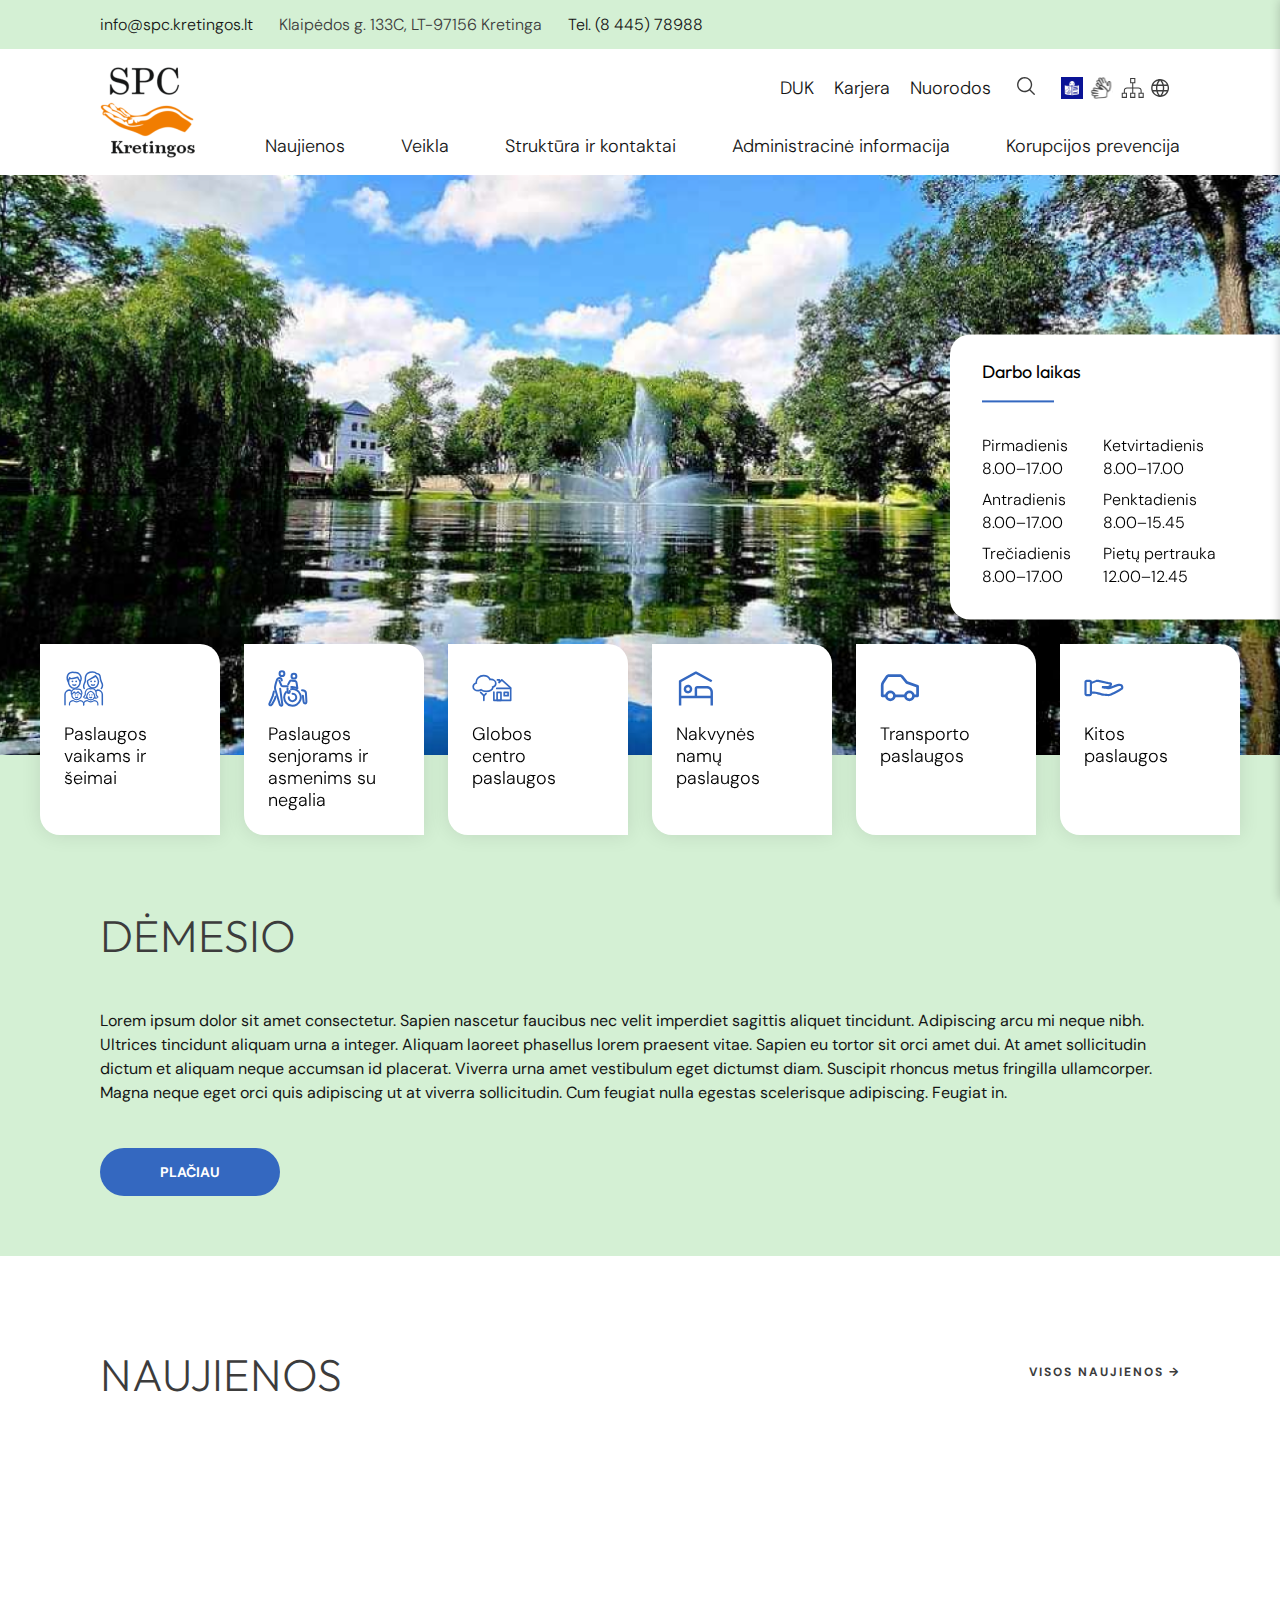
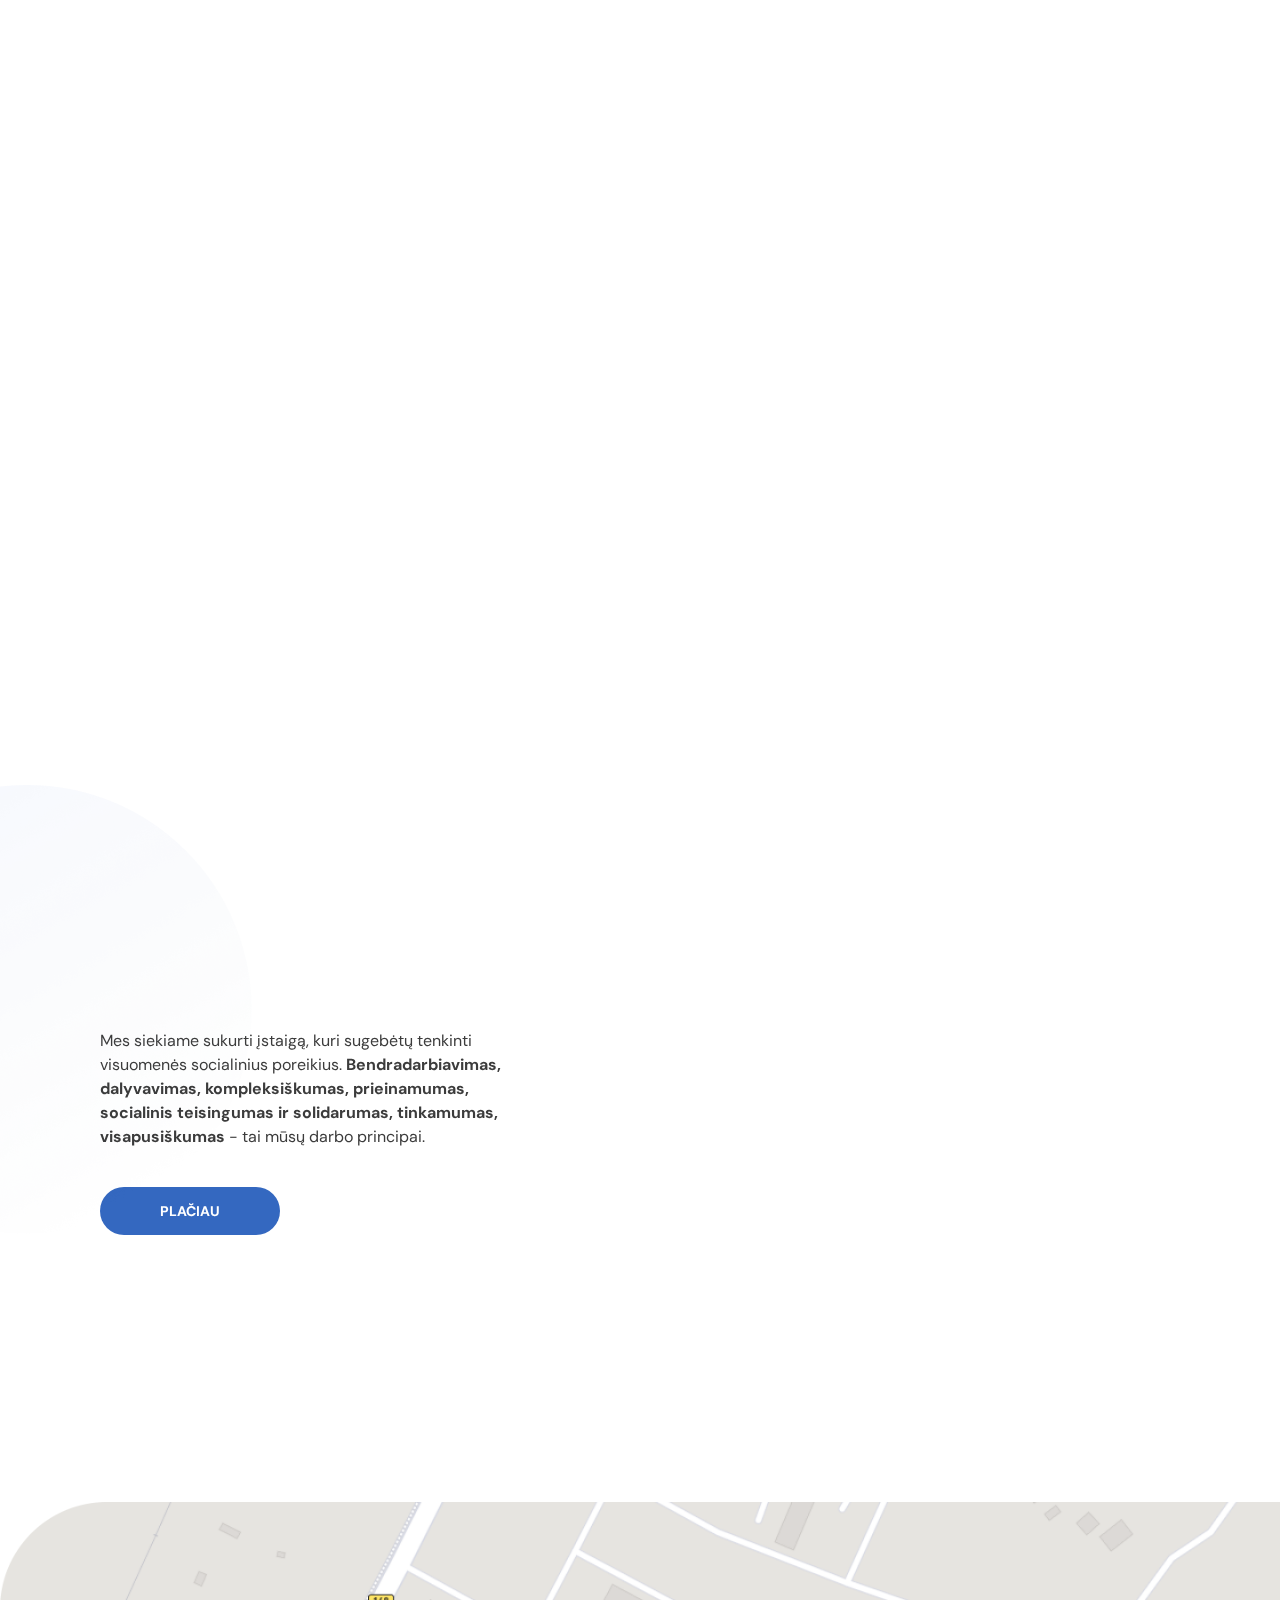
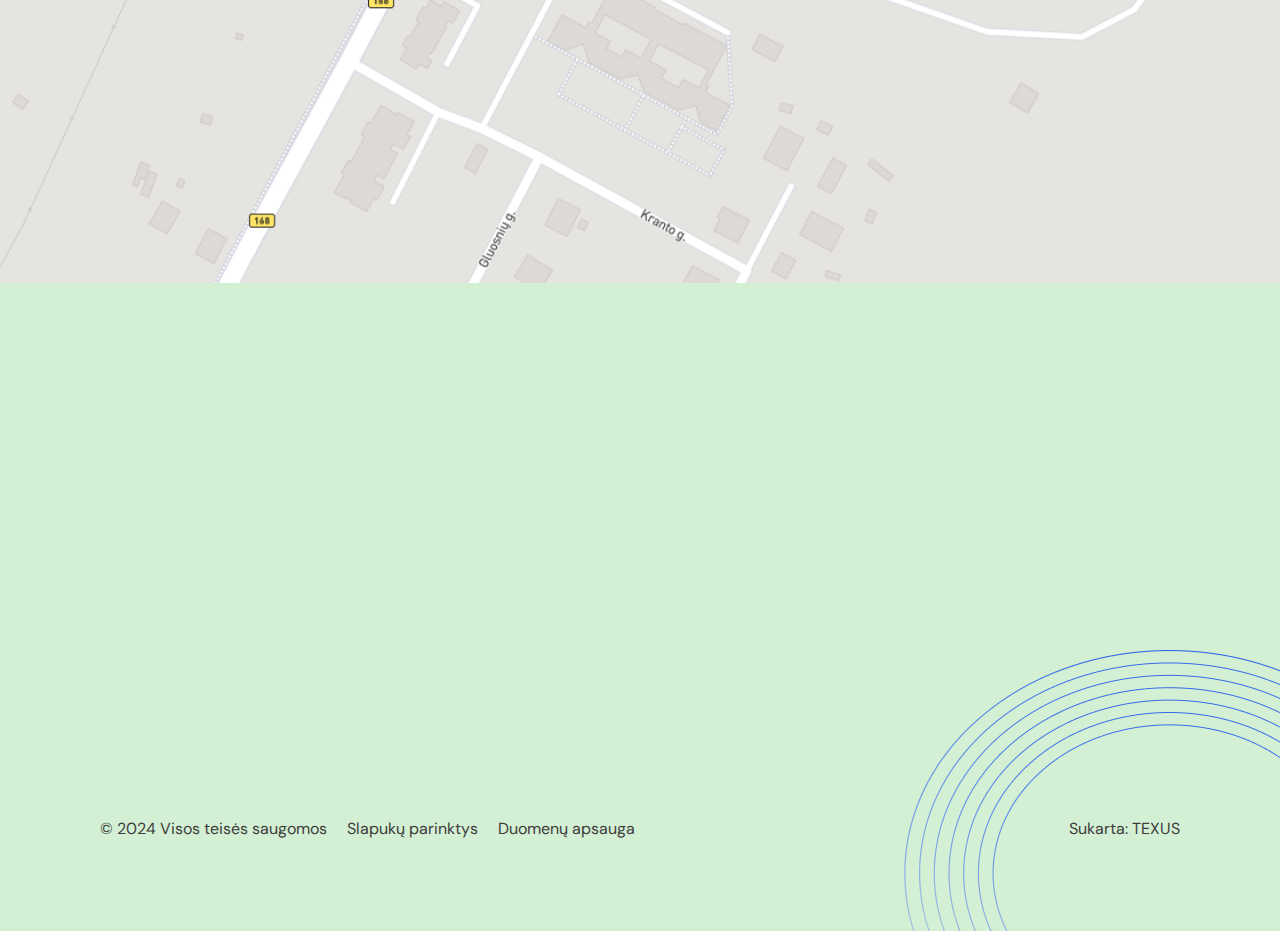
<file: index.html>
<!DOCTYPE html>
<html lang="lt">
  <head>
    <meta charset="UTF-8" />
    <meta name="viewport" content="width=device-width, initial-scale=1.0" />
    <meta name="format-detection" content="telephone=no" />
    <meta property="og:title" content="Titulinis" />
    <meta property="og:url" content="https://titulinis.lt/" />
    <meta property="og:type" content="website" />
    <link rel="canonical" href="https://titulinis.lt/" />
    <script src="/libs/aos/aos.js"></script>
    <title>Titulinis - Panevėžio rajono savivaldybės viešoji biblioteka</title>
    <link rel="stylesheet" href="/css/styles.css" />
  </head>
  <body>
    <header>
      <div class="container fluid">
        <nav class="topbar">
          <div class="topbar-content content-container">
            <ul>
              <li>
                <a href="mailto:info@spc.kretingos.lt">info@spc.kretingos.lt</a>
              </li>
              <li>Klaipėdos g. 133C, LT-97156 Kretinga</li>
              <li>
                <a href="tel:844578988">Tel. (8 445) 78988</a>
              </li>
            </ul>
          </div>
        </nav>
        <div class="header-content content-container">
          <div class="logo">
            <img
              data-aos="zoom-in-right"
              src="/images/spc-loco.png"
              alt="SPC logo"
            />
          </div>
          <div class="mobile-menu">
            <div class="icons">
              <img
                src="/images/icons/icon1.svg"
                alt="icon1"
                data-aos="fade-up"
                data-aos-delay="0"
              />
              <img
                src="/images/icons/icon2.svg"
                alt="icon2"
                data-aos="fade-up"
                data-aos-delay="100"
              />
              <img
                src="/images/icons/icon3.svg"
                alt="icon3"
                data-aos="fade-up"
                data-aos-delay="200"
              />
              <img
                src="/images/icons/icon4.svg"
                alt="icon4"
                data-aos="fade-up"
                data-aos-delay="300"
              />
            </div>
            <button id="hamburger">
              <img src="./images/icons/hamburger.svg" alt="menu" />
            </button>
          </div>
          <div class="header-elements">
            <div class="top-menu">
              <ul class="links">
                <li>
                  <a href="#" data-aos="fade-left" data-aos-delay="0">DUK</a>
                </li>
                <li>
                  <a href="#" data-aos="fade-left" data-aos-delay="100"
                    >Karjera</a
                  >
                </li>
                <li>
                  <a href="#" data-aos="fade-left" data-aos-delay="200"
                    >Nuorodos</a
                  >
                </li>
              </ul>
              <div class="search">
                <img src="/images/icons/search.svg" alt="search" />
              </div>
              <div class="icons">
                <img
                  src="/images/icons/icon1.svg"
                  alt="icon1"
                  data-aos="fade-right"
                  data-aos-delay="0"
                />
                <img
                  src="/images/icons/icon2.svg"
                  alt="icon2"
                  data-aos="fade-right"
                  data-aos-delay="100"
                />
                <img
                  src="/images/icons/icon3.svg"
                  alt="icon3"
                  data-aos="fade-right"
                  data-aos-delay="200"
                />
                <img
                  src="/images/icons/icon4.svg"
                  alt="icon4"
                  data-aos="fade-right"
                  data-aos-delay="300"
                />
              </div>
            </div>
            <nav class="main-menu">
              <ul class="main-menu-container">
                <li>
                  <a href="#" data-aos="fade-up" data-aos-delay="0"
                    >Naujienos</a
                  >
                </li>
                <li>
                  <a href="#" data-aos="fade-up" data-aos-delay="100">Veikla</a>
                </li>
                <li>
                  <a href="#" data-aos="fade-up" data-aos-delay="200"
                    >Struktūra ir kontaktai</a
                  >
                </li>
                <li>
                  <a href="#" data-aos="fade-up" data-aos-delay="300"
                    >Administracinė informacija</a
                  >
                </li>
                <li>
                  <a href="#" data-aos="fade-up" data-aos-delay="400"
                    >Korupcijos prevencija</a
                  >
                </li>
              </ul>
            </nav>
          </div>
        </div>
      </div>
      <div class="mobile-nav-container" id="side-menu">
        <button id="close-btn" class="close-btn">
          <img src="/images/icons/close.svg" alt="close" />
        </button>
        <ul class="links">
          <li><a href="#">DUK</a></li>
          <li><a href="#">Karjera</a></li>
          <li><a href="#">Nuorodos</a></li>
        </ul>
        <ul class="links">
          <li><a href="#">Naujienos</a></li>
          <li><a href="#">Veikla</a></li>
          <li><a href="#">Struktūra ir kontaktai</a></li>
          <li><a href="#">Administracinė informacija</a></li>
          <li><a href="#">Korupcijos prevencija</a></li>
        </ul>
      </div>
    </header>
    <main>
      <div class="hero">
        <img class="hero-image" src="/images/hero.png" alt="hero" />
        <div class="work-times">
          <p class="title-with-line">Darbo laikas</p>
          <ul class="work-time-list">
            <li class="work-time" data-aos="fade-up" data-aos-delay="0">
              Pirmadienis <br />
              8.00–17.00
            </li>
            <li class="work-time" data-aos="fade-up" data-aos-delay="100">
              Ketvirtadienis <br />
              8.00–17.00
            </li>
            <li class="work-time" data-aos="fade-up" data-aos-delay="200">
              Antradienis<br />
              8.00–17.00
            </li>
            <li class="work-time" data-aos="fade-up" data-aos-delay="300">
              Penktadienis<br />
              8.00–15.45
            </li>
            <li class="work-time" data-aos="fade-up" data-aos-delay="400">
              Trečiadienis<br />
              8.00–17.00
            </li>
            <li class="work-time" data-aos="fade-up" data-aos-delay="500">
              Pietų pertrauka<br />
              12.00–12.45
            </li>
          </ul>
        </div>
        <div class="feature-list">
          <div class="feature-item" data-aos="fade-right" data-aos-delay="0">
            <div class="feature-item-img">
              <img src="/images/icons/feature1.svg" alt="feature1" />
            </div>
            <p>Paslaugos vaikams ir šeimai</p>
          </div>
          <div class="feature-item" data-aos="fade-right" data-aos-delay="100">
            <div class="feature-item-img">
              <img src="/images/icons/feature2.svg" alt="feature2" />
            </div>
            <p>Paslaugos senjorams ir asmenims su negalia</p>
          </div>
          <div class="feature-item" data-aos="fade-right" data-aos-delay="200">
            <div class="feature-item-img">
              <img src="/images/icons/feature3.svg" alt="feature3" />
            </div>
            <p>Globos centro paslaugos</p>
          </div>
          <div class="feature-item" data-aos="fade-right" data-aos-delay="300">
            <div class="feature-item-img">
              <img src="/images/icons/feature4.svg" alt="feature4" />
            </div>
            <p>Nakvynės namų paslaugos</p>
          </div>
          <div class="feature-item" data-aos="fade-right" data-aos-delay="400">
            <div class="feature-item-img">
              <img src="/images/icons/feature5.svg" alt="feature5" />
            </div>
            <p>Transporto paslaugos</p>
          </div>
          <div class="feature-item" data-aos="fade-right" data-aos-delay="500">
            <div class="feature-item-img">
              <img src="/images/icons/feature6.svg" alt="feature6" />
            </div>
            <p>Kitos paslaugos</p>
          </div>
        </div>
      </div>
      <div class="attention-container">
        <div class="attention-content content-container">
          <h2 class="section-title">DĖMESIO</h2>
          <p>
            Lorem ipsum dolor sit amet consectetur. Sapien nascetur faucibus nec
            velit imperdiet sagittis aliquet tincidunt. Adipiscing arcu mi neque
            nibh. Ultrices tincidunt aliquam urna a integer. Aliquam laoreet
            phasellus lorem praesent vitae. Sapien eu tortor sit orci amet dui.
            At amet sollicitudin dictum et aliquam neque accumsan id placerat.
            Viverra urna amet vestibulum eget dictumst diam. Suscipit rhoncus
            metus fringilla ullamcorper. Magna neque eget orci quis adipiscing
            ut at viverra sollicitudin. Cum feugiat nulla egestas scelerisque
            adipiscing. Feugiat in.
          </p>
          <button class="action-btn">PLAČIAU</button>
        </div>
      </div>
      <div class="news-container">
        <div class="news-content content-container">
          <div class="news-content-top">
            <h2 class="section-title">Naujienos</h2>
            <a href="#" class="more">VISOS NAUJIENOS → </a>
          </div>
          <div class="news-list">
            <div class="news-item" data-aos="fade-up" data-aos-delay="100">
              <img src="/images/news1.png" alt="news1" />
              <p class="date">2024-03-28</p>
              <p class="title">Siūlome darbą</p>
              <a href="#" class="more">Plačiau → </a>
            </div>
            <div class="news-item" data-aos="fade-up" data-aos-delay="200">
              <img src="/images/news2.png" alt="news2" />
              <p class="date">2024-03-25</p>
              <p class="title">
                Savitarpio pagalbos grupės susitikimai globėjams (rūpintojams)
              </p>
              <a href="#" class="more">Plačiau → </a>
            </div>
            <div class="news-item" data-aos="fade-up" data-aos-delay="300">
              <img src="/images/news3.png" alt="news3" />
              <p class="date">2024-02-26</p>
              <p class="title">
                Tėvų linijoje - psichologų konsultacijos jau ir elektroniniais
                laiškais
              </p>
              <a href="#" class="more">Plačiau → </a>
            </div>
          </div>
        </div>
      </div>
      <div class="about-us-container">
        <div class="about-us-content content-container">
          <img class="shape" src="/images/about-us-shape.png" alt="about us" />
          <div class="about-us-content-left">
            <h2 class="section-title" data-aos="fade-up">Apie mus</h2>
            <p class="details">
              Mes siekiame sukurti įstaigą, kuri sugebėtų tenkinti visuomenės
              socialinius poreikius.
              <b>
                Bendradarbiavimas, dalyvavimas, kompleksiškumas, prieinamumas,
                socialinis teisingumas ir solidarumas, tinkamumas,
                visapusiškumas
              </b>
              - tai mūsų darbo principai.
            </p>
            <button class="action-btn">PLAČIAU</button>
          </div>
          <div class="about-us-content-right">
            <div class="about-us-img">
              <img
                src="/images/about-us.png"
                alt="about us"
                data-aos="zoom-in"
              />
            </div>
          </div>
        </div>
      </div>
      <div class="map-container">
        <img src="/images/map-base.png" alt="map" />
        <img
          class="marker"
          src="/images/icons/marker.svg"
          alt="marker"
          data-aos="zoom-in"
        />
      </div>
    </main>
    <footer>
      <div class="container content-container">
        <div class="footer-content">
          <div class="footer-item" data-aos="fade-up" data-aos-delay="100">
            <h3>Kretingos socialinių paslaugų centras</h3>
            <p>
              Klaipėdos g. 133C, LT-97156 Kretinga Tel. (8 445) 78988, el. p.
              info@spc.kretingos.lt Duomenys kaupiami ir saugomi Juridinių
              asmenų registre Kodas 190278395
            </p>
          </div>
          <div class="footer-item" data-aos="fade-up" data-aos-delay="200">
            <h3 class="title-with-line">Darbo laikas</h3>
            <div class="work-times">
              <ul class="work-time-list">
                <li class="work-time">
                  Pirmadienis <br />
                  8.00–17.00
                </li>
                <li class="work-time">
                  Ketvirtadienis <br />
                  8.00–17.00
                </li>
                <li class="work-time">
                  Antradienis<br />
                  8.00–17.00
                </li>
                <li class="work-time">
                  Penktadienis<br />
                  8.00–15.45
                </li>
                <li class="work-time">
                  Trečiadienis<br />
                  8.00–17.00
                </li>
                <li class="work-time">
                  Pietų pertrauka<br />
                  12.00–12.45
                </li>
              </ul>
            </div>
          </div>
          <div class="footer-item" data-aos="fade-up" data-aos-delay="300">
            <h3 class="title-with-line">Informacija</h3>
            <ul>
              <li>Teisinė informacija</li>
              <li>Korupcijos prevencija</li>
              <li>Administracinė informacija</li>
              <li>Veiklos sritys</li>
              <li>Kontaktai</li>
              <li>Atviri duomenys</li>
              <li>Asmens duomenų apsauga</li>
              <li>Nuorodos</li>
              <li>DUK</li>
              <li>Konsultavimasis su visuomene</li>
            </ul>
          </div>
          <div
            class="footer-item footer-item-last"
            data-aos="fade-up"
            data-aos-delay="400"
          >
            <h3 class="title-with-line">Mums rūpi Jūsų nuomonė</h3>
            <p>
              Kviečiame įvertinti VŠĮ Kretingos socialinių paslaugų centro
              paslaugų kokybę
            </p>
            <a href="#">VERTINTI →</a>
            <img src="/images/icons/facebook.svg" alt="facebook" />
          </div>
        </div>
        <div class="footer-bottom">
          <div class="footer-bottom-left">
            <p>© 2024 Visos teisės saugomos</p>
            <p>Slapukų parinktys</p>
            <p>Duomenų apsauga</p>
          </div>
          <div class="footer-bottom-right">
            <p>Sukarta: TEXUS</p>
          </div>
        </div>
        <img class="footer-shape" src="/images/shape-2.png" alt="shape" />
      </div>
    </footer>
    <script src="/js/script.js"></script>
  </body>
</html>
</file>
<file: css/styles.css>
@import url('./pure-extend.css');
@import url('./extra.css');
@import url('../libs/aos/aos.css');
@import url('https://fonts.googleapis.com/css2?family=DM+Sans:ital,opsz,wght@0,9..40,100..1000;1,9..40,100..1000&display=swap');
@import url('https://fonts.googleapis.com/css2?family=DM+Sans:ital,opsz,wght@0,9..40,100..1000;1,9..40,100..1000&family=Outfit:wght@100..900&display=swap');

:root {
  --header-top-height: auto;
  --gutter: 15px;
  --gutter-bottom: -30px;
  --dmsans: 'DM Sans', sans-serif;
  --outfit: 'Outfit', sans-serif;
  --color-1: rgba(255, 255, 255, 1);
  --color-2: rgba(212, 240, 212, 1);
  --color-3: rgba(52, 104, 192, 1);
  --color-4: rgba(20, 21, 21, 1);
  --color-5: rgba(60, 60, 60, 1);
}

/***********/
/*  COMMON  */
/***********/

html {
  height: 100%;
  font-size: 62.5%;
}
body {
  min-height: 100vh;
  background-color: var(--color-1);
  font-weight: 400;
  font-family: var(--dmsans);
  font-size: 1.6rem;
  line-height: 1.5;
  display: flex;
  flex-direction: column;
  margin: 0;
  padding: 0;
}

a {
  text-decoration: none;
  outline: none;
  color: var(--color-4);
  -webkit-transition: all ease 0.3s;
  -o-transition: all ease 0.3s;
  transition: all ease 0.3s;
  padding-bottom: 5px;
  position: relative;
}
a::after {
  content: '';
  position: absolute;
  width: 0;
  height: 2px;
  background: var(--color-3);
  left: 0;
  bottom: 0;
  transition: width 0.3s ease-out;
}
a:hover {
  color: var(--color-3);
}
a:hover::after {
  width: 100%;
}

a:focus {
  color: var(--color-3);
}
ul {
  list-style: none;
}

div.container {
  margin: 0 auto;
  padding: 0;
}
div.container.fluid {
  width: 100%;
  margin: 0 auto;
}

.section-title {
  font-family: var(--outfit);
  font-size: 45px;
  color: var(--color-5);
  font-weight: 250;
  line-height: 62px;
  margin: 0;
  text-transform: uppercase;
}

.title-with-line {
  font-size: 18px;
  font-weight: 400;
  font-family: var(--outfit);
  margin: 0;
  padding-bottom: 15px;
  margin-top: 10px;
}
.title-with-line::after {
  content: '';
  display: block;
  height: 2px;
  background-color: var(--color-3);
  width: 72px;
  margin-top: 15px;
}

.action-btn {
  font-size: 14px;
  font-weight: 700;
  background-color: var(--color-3);
  color: var(--color-1);
  padding: 16px 60px;
  border-radius: 200px;
  transition: transform 0.3s ease, box-shadow 0.3s ease;
}
.action-btn:hover {
  transform: translateY(-4px);
  box-shadow: 0px 5px 15px rgba(0, 0, 0, 0.3);
}

.work-times {
  border-top-left-radius: 20px;
  border-bottom-left-radius: 20px;
  display: flex;
  flex-direction: column;
  gap: 1px;
}

.work-times .work-time-list {
  padding: 0;
  display: grid;
  grid-template-columns: repeat(2, 1fr);
  gap: 8px;
  font-weight: 300;
  font-size: 16px;
  line-height: 23px;
}

.content-container {
  max-width: 1440px;
  margin: 0 auto;
  color: var(--color-5);
}

/***********/
/*  HEADER  */
/***********/

nav.topbar {
  background-color: var(--color-2);
}
nav.topbar .topbar-content {
  padding: 12px 100px;
}
nav.topbar ul {
  margin: 0;
  display: flex;
  gap: 26px;
  padding: 0;
  flex-wrap: wrap;
}
nav.topbar ul li {
  font-size: 16px;
  font-weight: 300;
  line-height: 25px;
}

div.header-content {
  display: flex;
  align-items: center;
  justify-content: space-between;
  padding: 0px 100px;
}
.mobile-menu {
  display: none;
}

div.header-content .logo {
  height: 97px;
  width: 97px;
}
div.header-content .logo img {
  width: 100%;
  height: 100%;
  object-fit: contain;
}
div.header-content ul {
  display: flex;
  gap: 1rem;
}
div.header-content .header-elements {
  display: flex;
  flex-direction: column;
  color: var(--color-5);
  font-size: 18px;
  line-height: 22px;
  font-weight: 300;
  letter-spacing: 4%;
}
div.header-content .header-elements .top-menu {
  display: flex;
  justify-content: flex-end;
  align-items: center;
  gap: 26px;
  margin-top: 1rem;
  margin-right: 10px;
}

div.header-content .header-elements .top-menu .links {
  display: flex;
  gap: 20px;
}
div.header-content .header-elements .top-menu .icons {
  display: flex;
  gap: 0.75rem;
}
nav.main-menu .main-menu-container {
  display: flex;
  gap: 56px;
}

/***********/
/*  HERO SECTION  */
/***********/

div.hero {
  width: 100%;
  position: relative;
  min-height: 580px;
}
div.hero img {
  width: 100%;
  object-fit: cover;
  height: 100%;
  position: absolute;
  top: 0;
  left: 0;
}
div.hero .work-times {
  position: absolute;
  top: 55%;
  transform: translateY(-56%);
  background-color: var(--color-1);
  right: 0;
  padding-top: 24px;
  padding-left: 32px;
  padding-right: 64px;
  padding-bottom: 15px;
}

div.hero .feature-list {
  position: absolute;
  bottom: -80px;
  left: 0;
  right: 0;
  display: flex;
  gap: 24px;
  justify-content: center;
  flex-wrap: wrap;
}
div.hero .feature-list .feature-item {
  display: flex;
  flex-direction: column;
  padding: 24px;
  border-bottom-left-radius: 20px;
  border-top-right-radius: 20px;
  background-color: var(--color-1);
  box-shadow: 0px 0px 20px 0px rgba(0, 0, 0, 0.1);
  width: 180px;
  gap: 8px;
}
div.hero .feature-list .feature-item img {
  height: 40px;
  width: 40px;
  object-fit: contain;
  position: initial;
}
div.hero .feature-list .feature-item p {
  margin: 0;
  font-size: 18px;
  font-weight: 300;
  line-height: 22px;
  padding-right: 20px;
  letter-spacing: 4%;
}

/***********/
/*  ATTENTION SECTION  */
/***********/

div.attention-container {
  background-color: var(--color-2);
}
div.attention-container .attention-content {
  padding: 150px 100px 60px;
  display: flex;
  flex-direction: column;
  align-items: flex-start;
  gap: 20px;
}

div.attention-container .attention-content p {
  color: var(--color-4);
  font-size: 16px;
  line-height: 24px;
}

/***********/
/*  NEWS SECTION  */
/***********/

div.news-container {
  background-color: var(--color-1);
}
div.news-content {
  padding: 88px 100px 50px;
}
div.news-content .news-content-top {
  display: flex;
  justify-content: space-between;
  align-items: center;
}
div.news-content .news-content-top h2 {
  font-size: 45px;
  line-height: 62px;
  font-weight: 250;
  font-family: var(--outfit);
  color: var(--color-5);
}
div.news-content .news-content-top a {
  font-size: 12px;
  line-height: 24px;
  font-weight: 700;
  letter-spacing: 2px;
  color: var(--color-5);
}

div.news-list {
  display: flex;
  gap: 24px;
  flex-wrap: wrap;
  margin-top: 36px;
}
div.news-list .news-item {
  display: flex;
  flex-direction: column;
  gap: 20px;
  max-width: 400px;
}

div.news-list .news-item p {
  margin: 0;
}
div.news-list .news-item .title {
  font-size: 22px;
  font-weight: 400;
  line-height: 34px;
  color: var(--color-5);
}
div.news-list .news-item .date {
  font-size: 14px;
  color: rgba(128, 130, 135, 1);
}
div.news-list .news-item .more {
  font-size: 14px;
  color: rgba(128, 130, 135, 1);
  text-transform: uppercase;
  color: var(--color-5);
  font-weight: 700;
  margin-top: auto;
}
/***********/
/*  ABOUT US SECTION  */
/***********/

div.about-us-container {
  margin-top: -100px;
}
div.about-us-content {
  padding: 88px 100px 50px;
  display: flex;
  align-items: center;
  gap: 50px;
  position: relative;
  flex-wrap: wrap;
}
div.about-us-content .shape {
  position: absolute;
  top: 150px;
  left: 0;
}
div.about-us-content .title {
  color: var(--color-4);
  font-size: 18px;
  line-height: 24px;
}
div.about-us-content .about-us-content-left {
  flex: 1;
  display: flex;
  flex-direction: column;
  align-items: flex-start;
  gap: 16px;
}

div.about-us-content .about-us-content-right {
  flex: 1;
}
div.about-us-content .about-us-img {
  width: 100%;
  height: 100%;
  overflow: hidden;
}
div.about-us-content .about-us-content-right img {
  margin-right: -100px;
}

/***********/
/*  MAP SECTION  */
/***********/

div.map-container {
  position: relative;
  margin-top: 12px;
}
div.map-container img {
  width: 100%;
  height: 100%;
}
div.map-container .marker {
  width: 50px;
  height: 50px;
  position: absolute;
  top: 50%;
  left: 50%;
  transform: translate(-50%, -50%);
}

/***********/
/*  FOOTER SECTION  */
/***********/
footer {
  background-color: var(--color-2);
  margin-top: -8px;
}
footer .container {
  padding: 100px 100px 50px;
  position: relative;
  overflow: hidden;
}

footer .footer-content {
  display: flex;
  gap: 40px;
  flex-wrap: wrap;
}
footer .footer-content h3 {
  font-size: 18px;
  font-weight: 400;
  font-family: var(--outfit);
  margin: 0;
  padding-bottom: 15px;
  margin-top: 10px;
}
footer .footer-content p {
  color: var(--color-5);
  font-size: 16px;
  font-weight: 300;
  line-height: 23px;
}
footer .footer-content ul {
  padding: 0;
  color: var(--color-5);
  font-size: 16px;
}
footer .footer-content a {
  color: var(--color-5);
}

footer .footer-content .footer-item {
  flex: 1;
}
footer .footer-content .footer-item-last {
  display: flex;
  flex-direction: column;
  gap: 16px;
  flex-wrap: wrap;
}

footer .footer-content .footer-item-last img {
  height: 40px;
  width: 40px;
}

.footer-bottom {
  display: flex;
  justify-content: space-between;
  align-items: center;
  padding-top: 100px;
  padding-bottom: 40px;
  gap: 20px;
  color: var(--color-5);
}

.footer-bottom .footer-bottom-left {
  display: flex;
  align-items: center;
  gap: 20px;
  flex-wrap: wrap;
}
.footer-bottom .footer-bottom-left p {
  margin: 0;
}
footer .footer-shape {
  position: absolute;
  right: -6%;
  bottom: -66%;
}

/***********/
/*  MOBILE Design  */
/***********/
@media screen and (max-width: 1024px) {
  body {
    font-size: 1.5rem;
  }
  .section-title {
    font-size: 36px;
  }
  nav.topbar ul {
    gap: 2px;
    font-size: 10px;
  }
  nav.topbar ul p {
    padding: 0;
  }
  div.header-content .header-elements {
    display: none;
  }
  nav.topbar .topbar-content {
    display: none;
  }
  div.header-content .logo {
    height: 40px;
    width: 40px;
  }
  nav.topbar .topbar-content {
    padding: 24px;
  }
  div.header-content {
    padding: 24px;
  }
  div.hero img {
    position: static;
    min-height: 500px;
  }
  div.hero .feature-list {
    position: static;
    margin: 20px 0px;
  }
  div.hero .work-times {
    position: absolute;
    top: 25%;
    justify-content: flex-start;
  }
  div.hero .feature-list .feature-item {
    padding: 20px;
    margin: -8px;
  }
  div.hero .feature-list .feature-item-img {
    height: 100px;
    width: 100px;
    overflow: hidden;
    display: flex;
    align-items: center;
  }
  div.news-content {
    padding: 24px;
  }
  div.news-list .news-item {
    width: 100%;
  }
  div.news-content .news-content-top {
    flex-direction: column;
    gap: 0px;
  }
  div.about-us-container {
    margin-top: 10px;
  }
  div.about-us-content {
    padding: 24px;
  }
  div.about-us-content .about-us-content-right {
    width: 100%;
    height: 100%;
  }
  footer .container {
    padding: 24px;
  }
  div.attention-container {
    margin-top: 50px;
  }
  div.attention-container .attention-content {
    padding: 54px 24px;
    align-items: center;
  }

  .footer-bottom .footer-bottom-left,
  .footer-bottom {
    flex-direction: column;
    justify-content: center;
    text-align: center;
  }
  div.news-content .news-content-top {
    margin: 20px 0;
  }
  .mobile-menu {
    display: flex;
  }
  div.header-content .mobile-menu button {
    width: 40px;
    height: 10px;
  }
  div.header-content .mobile-menu .icons {
    margin: 0 20px;
    display: flex;
    gap: 8px;
  }
}

/***********/
/*  Mobile Menu   */
/***********/

div.mobile-nav-container {
  height: 100vh;
  position: fixed;
  background-color: var(--color-1);
  right: 0;
  bottom: 0;
  width: 300px;
  z-index: 999;
  overflow-x: hidden;
  transform: translateX(100%);
  transition: transform 0.4s ease-in-out;
  z-index: 1;
  box-shadow: 0 0 10px rgba(0, 0, 0, 0.2);
  padding: 20px;
  padding-left: 0;
}

div.mobile-nav-container ul {
  margin-bottom: 20px;
}
div.mobile-nav-container ul li {
  padding: 4px 16px;
  font-size: 16px;
  font-weight: 500;
  font-weight: 300;
  color: var(--color-5);
}
div.mobile-nav-container ul li a::after {
  content: '';
  position: absolute;
  width: 100%;
  height: 1px;
  background: #ccc;
  left: 0;
  bottom: 0;
  transition: width 0.3s ease-out;
}
div.mobile-nav-container ul li a:hover::after {
  height: 2px;
  background: var(--color-3);
}

div.mobile-nav-container.active {
  transform: translateX(0);
}
div.mobile-nav-container .close-btn {
  padding: 16px;
  width: 100%;
  font-size: 20px;
  display: flex;
  justify-content: flex-end;
}
</file>
